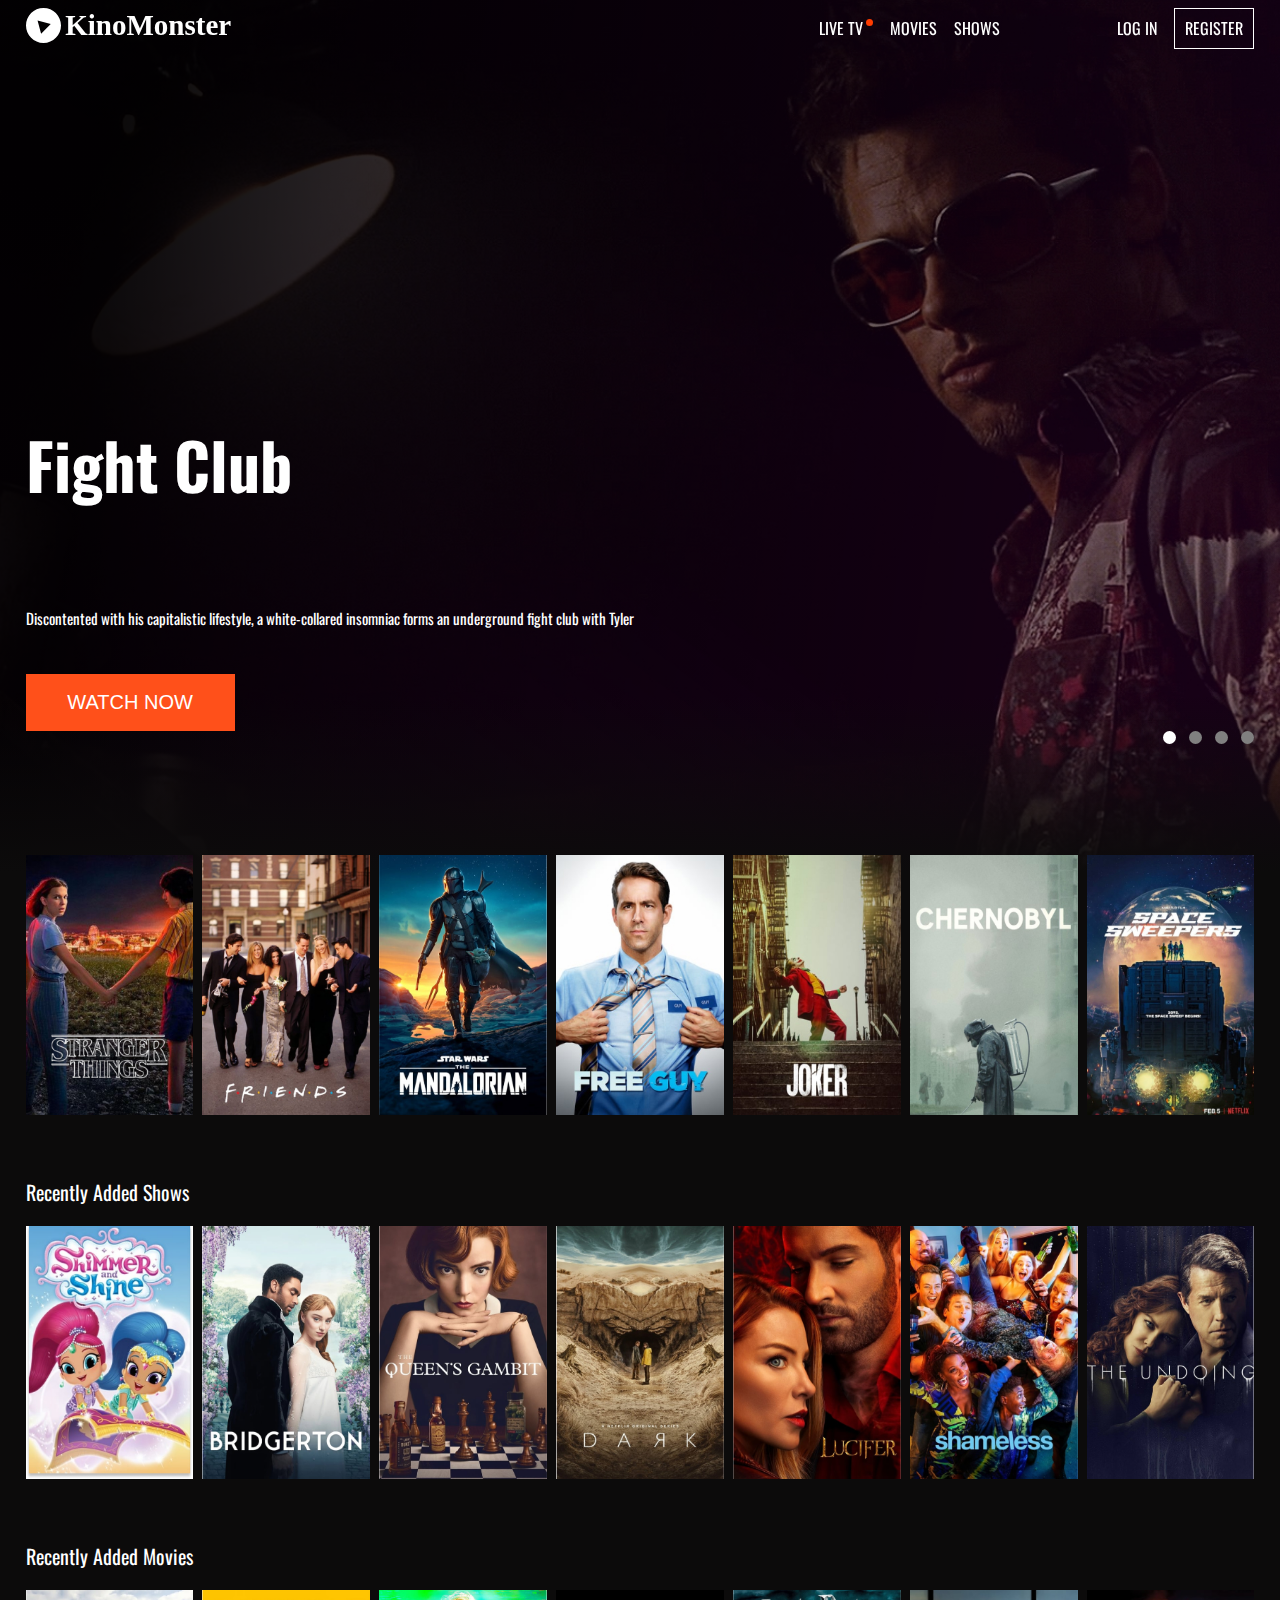
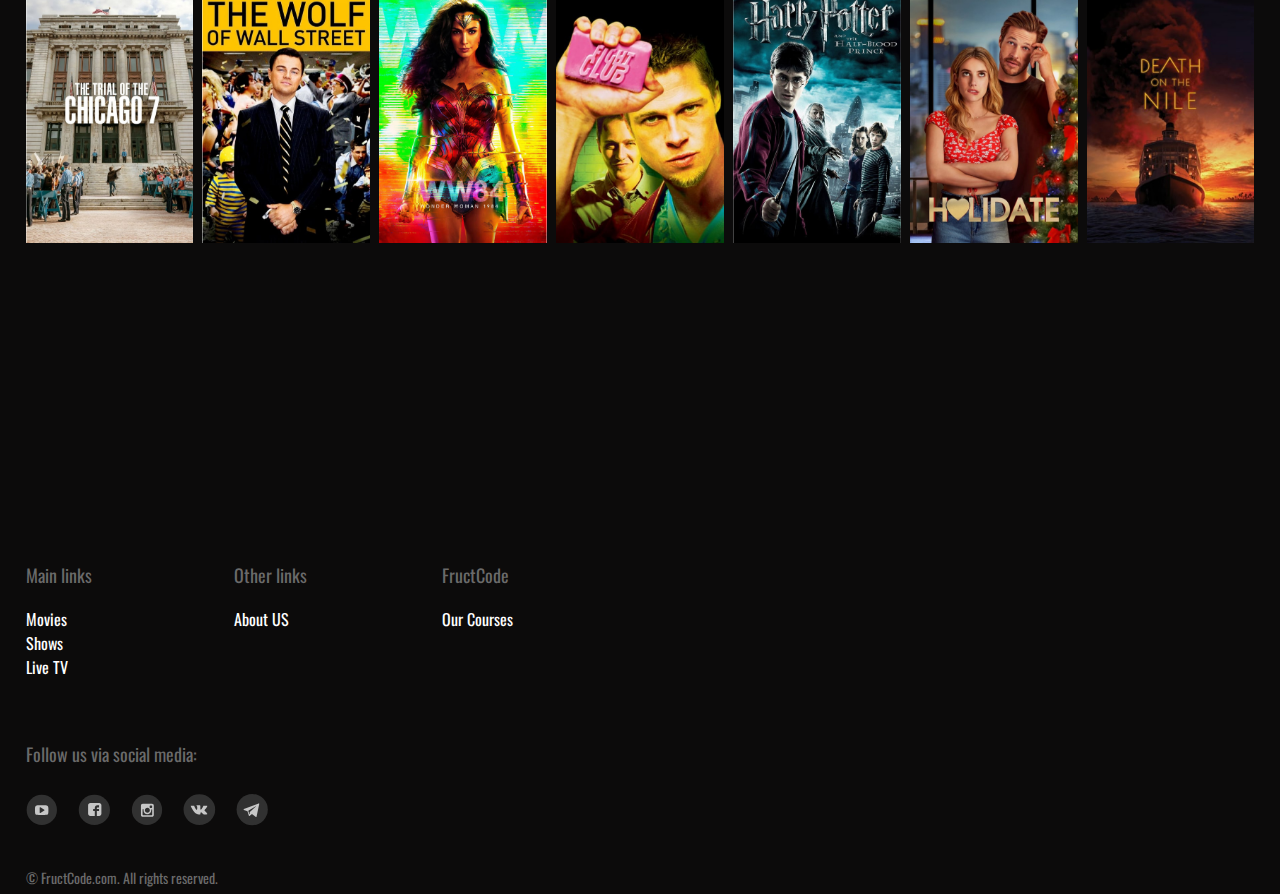
<file: index.html>
<!DOCTYPE html>
<html lang="en">
    <head>
        <meta charset="UTF-8" />
        <meta http-equiv="X-UA-Compatible" content="IE=edge" />
        <meta name="viewport" content="width=device-width, initial-scale=1.0" />
        <link rel="stylesheet" href="style.css" />
        <link rel="stylesheet" href="media.css" />
        <title>KinoMonster.com</title>
    </head>
    <body>
        <header>
            <nav class="header-nav nav-desktop">
                <div class="header-nav-elems default-container">
                    <ul>
                        <li>
                            <a href="#" class="logo">
                                <img src="img/Logo.svg" alt="logo" />
                            </a>
                        </li>
                    </ul>
                    <ul class="second-menu">
                        <li><a href="#">LIVE TV</a></li>
                        <li><a href="#">MOVIES</a></li>
                        <li><a href="#">SHOWS</a></li>
                        <li><a href="#">LOG IN</a></li>
                        <li><a href="#">REGISTER</a></li>
                    </ul>
                </div>
            </nav>

            <!-- MOBILE_MENU -->

            <nav class="nav-mobile">
                <div class="header-nav-elems-mobile">
                    <ul>
                        <li class="mobile-btn">
                            <img src="MenuIcon.svg" alt="menu" />
                        </li>
                        <li>
                            <a href="#" class="logo">
                                <img src="img/Logo.svg" alt="logo" />
                            </a>
                        </li>
                    </ul>
                    <ul class="second-menu-mobile">
                        <li><a href="#">LIVE TV</a></li>
                        <li><a href="#">MOVIES</a></li>
                        <li><a href="#">SHOWS</a></li>
                        <li><a href="#">LOG IN</a></li>
                        <li><a href="#">REGISTER</a></li>
                    </ul>
                </div>
            </nav>
        </header>

        <main>
            <section>
                <ul class="hero">
                    <li>
                        <img
                            class="main-sl-img"
                            src="fight-club-hero-fructcode.jpg"
                            alt="img"
                        />
                        <div class="default-container">
                            <div class="hero-movie">
                                <p>Fight Club</p>
                                <p>
                                    Discontented with his capitalistic
                                    lifestyle, a white-collared insomniac forms
                                    an underground fight club with Tyler
                                </p>
                                <button>WATCH NOW</button>
                            </div>
                        </div>
                    </li>
                    <li>
                        <img class="main-sl-img" src="joker.jpg" alt="img" />
                        <div class="default-container">
                            <div class="hero-movie">
                                <p>Joker</p>
                                <p>
                                    Discontented with his capitalistic
                                    lifestyle, a white-collared insomniac forms
                                    an underground fight club with Tyler
                                </p>
                                <button onclick="location.href='movie.html'">
                                    WATCH NOW
                                </button>
                            </div>
                        </div>
                    </li>
                    <li>
                        <img
                            class="main-sl-img"
                            src="no-country-for-old-men.jpg"
                            alt="img"
                        />
                        <div class="default-container">
                            <div class="hero-movie">
                                <p>No Country For Old Men</p>
                                <p>
                                    Discontented with his capitalistic
                                    lifestyle, a white-collared insomniac forms
                                    an underground fight club with Tyler
                                </p>
                                <button>WATCH NOW</button>
                            </div>
                        </div>
                    </li>
                    <li>
                        <img
                            class="main-sl-img"
                            src="bladerunner.jpg"
                            alt="img"
                        />
                        <div class="default-container">
                            <div class="hero-movie">
                                <p>Bladerunner</p>
                                <p>
                                    Discontented with his capitalistic
                                    lifestyle, a white-collared insomniac forms
                                    an underground fight club with Tyler
                                </p>
                                <button>WATCH NOW</button>
                            </div>
                        </div>
                    </li>
                </ul>

                <div class="default-container">
                    <div class="next-main-slider-dots">
                        <span class="activ"></span>
                        <span></span>
                        <span></span>
                        <span></span>
                    </div>
                </div>
                <div class="fader-bg">
                    <div class="fader-gradient-0"></div>
                    <div class="fader-gradient-1"></div>
                </div>
            </section>
            <section class="default-container">
                <p class="lbl-p">Popular Shows And Movies</p>
                <div class="posters">
                    <div class="poster">
                        <img
                            src="img/movies/stranger-things.jpg"
                            alt="poster"
                        />
                    </div>
                    <div class="poster">
                        <img src="img/movies/friends.jpg" alt="poster" />
                    </div>
                    <div class="poster">
                        <img src="img/movies/mand.jpg" alt="poster" />
                    </div>
                    <div class="poster">
                        <img src="img/movies/free-guy.jpg" alt="poster" />
                    </div>
                    <div class="poster">
                        <a href="movie.html"
                            ><img src="img/movies/joker.jpg" alt="poster"
                        /></a>
                    </div>
                    <div class="poster">
                        <img src="img/movies/chernobyl.jpg" alt="poster" />
                    </div>
                    <div class="poster">
                        <img src="img/movies/space-sweepers.jpg" alt="poster" />
                    </div>
                </div>
            </section>
            <section class="default-container">
                <p class="lbl-p">Recently Added Shows</p>
                <div class="posters">
                    <div class="poster">
                        <img src="img/movies/shimmer.jpg" alt="poster" />
                    </div>
                    <div class="poster">
                        <img src="img/movies/bridgerton.jpg" alt="poster" />
                    </div>
                    <div class="poster">
                        <img src="img/movies/queens-gambit.jpg" alt="poster" />
                    </div>
                    <div class="poster">
                        <img src="img/movies/dark.jpg" alt="poster" />
                    </div>
                    <div class="poster">
                        <img src="img/movies/lucifer.jpg" alt="poster" />
                    </div>
                    <div class="poster">
                        <img src="img/movies/shameless.jpg" alt="poster" />
                    </div>
                    <div class="poster">
                        <img src="img/movies/the-undoing.jpg" alt="poster" />
                    </div>
                </div>
            </section>
            <section class="default-container">
                <p class="lbl-p">Recently Added Movies</p>
                <div class="posters">
                    <div class="poster">
                        <img
                            src="img/movies/the-trial-of-chicago.jpg"
                            alt="poster"
                        />
                    </div>
                    <div class="poster">
                        <img
                            src="img/movies/the-wolf-of-wall-street.jpg"
                            alt="poster"
                        />
                    </div>
                    <div class="poster">
                        <img src="img/movies/ww-84.jpg" alt="poster" />
                    </div>
                    <div class="poster">
                        <img src="img/movies/fight-club.jpg" alt="poster" />
                    </div>
                    <div class="poster">
                        <img src="img/movies/harry-potter.jpg" alt="poster" />
                    </div>
                    <div class="poster">
                        <img src="img/movies/holidate.jpg" alt="poster" />
                    </div>
                    <div class="poster">
                        <img
                            src="img/movies/death-on-the-nile.jpg"
                            alt="poster"
                        />
                    </div>
                </div>
            </section>
        </main>
        <footer>
            <div class="footer-wrapper default-container">
                <div class="f-item">
                    <p>Main links</p>
                    <ul>
                        <li>Movies</li>
                        <li>Shows</li>
                        <li>Live TV</li>
                    </ul>
                </div>
                <div class="f-item">
                    <p>Other links</p>
                    <ul>
                        <li>About US</li>
                    </ul>
                </div>
                <div class="f-item">
                    <p>FructCode</p>
                    <ul>
                        <li>Our Courses</li>
                    </ul>
                </div>
            </div>
            <div class="footer-social default-container">
                <p>Follow us via social media:</p>
                <a href="#">
                    <img src="img/youtube.svg" alt="" />
                </a>
                <a href="#">
                    <img src="img/facebook.svg" alt="" />
                </a>
                <a href="#">
                    <img src="img/instagramm.svg" alt="" />
                </a>
                <a href="#">
                    <img src="img/vk.svg" alt="" />
                </a>
                <a href="#">
                    <img src="img/telegramm.svg" alt="" />
                </a>
            </div>

            <div class="footer-copy-text">
                <div class="default-container">
                    © FructCode.com. All rights reserved.
                </div>
            </div>
        </footer>
        <script src="app.js"></script>
    </body>
</html>
</file>
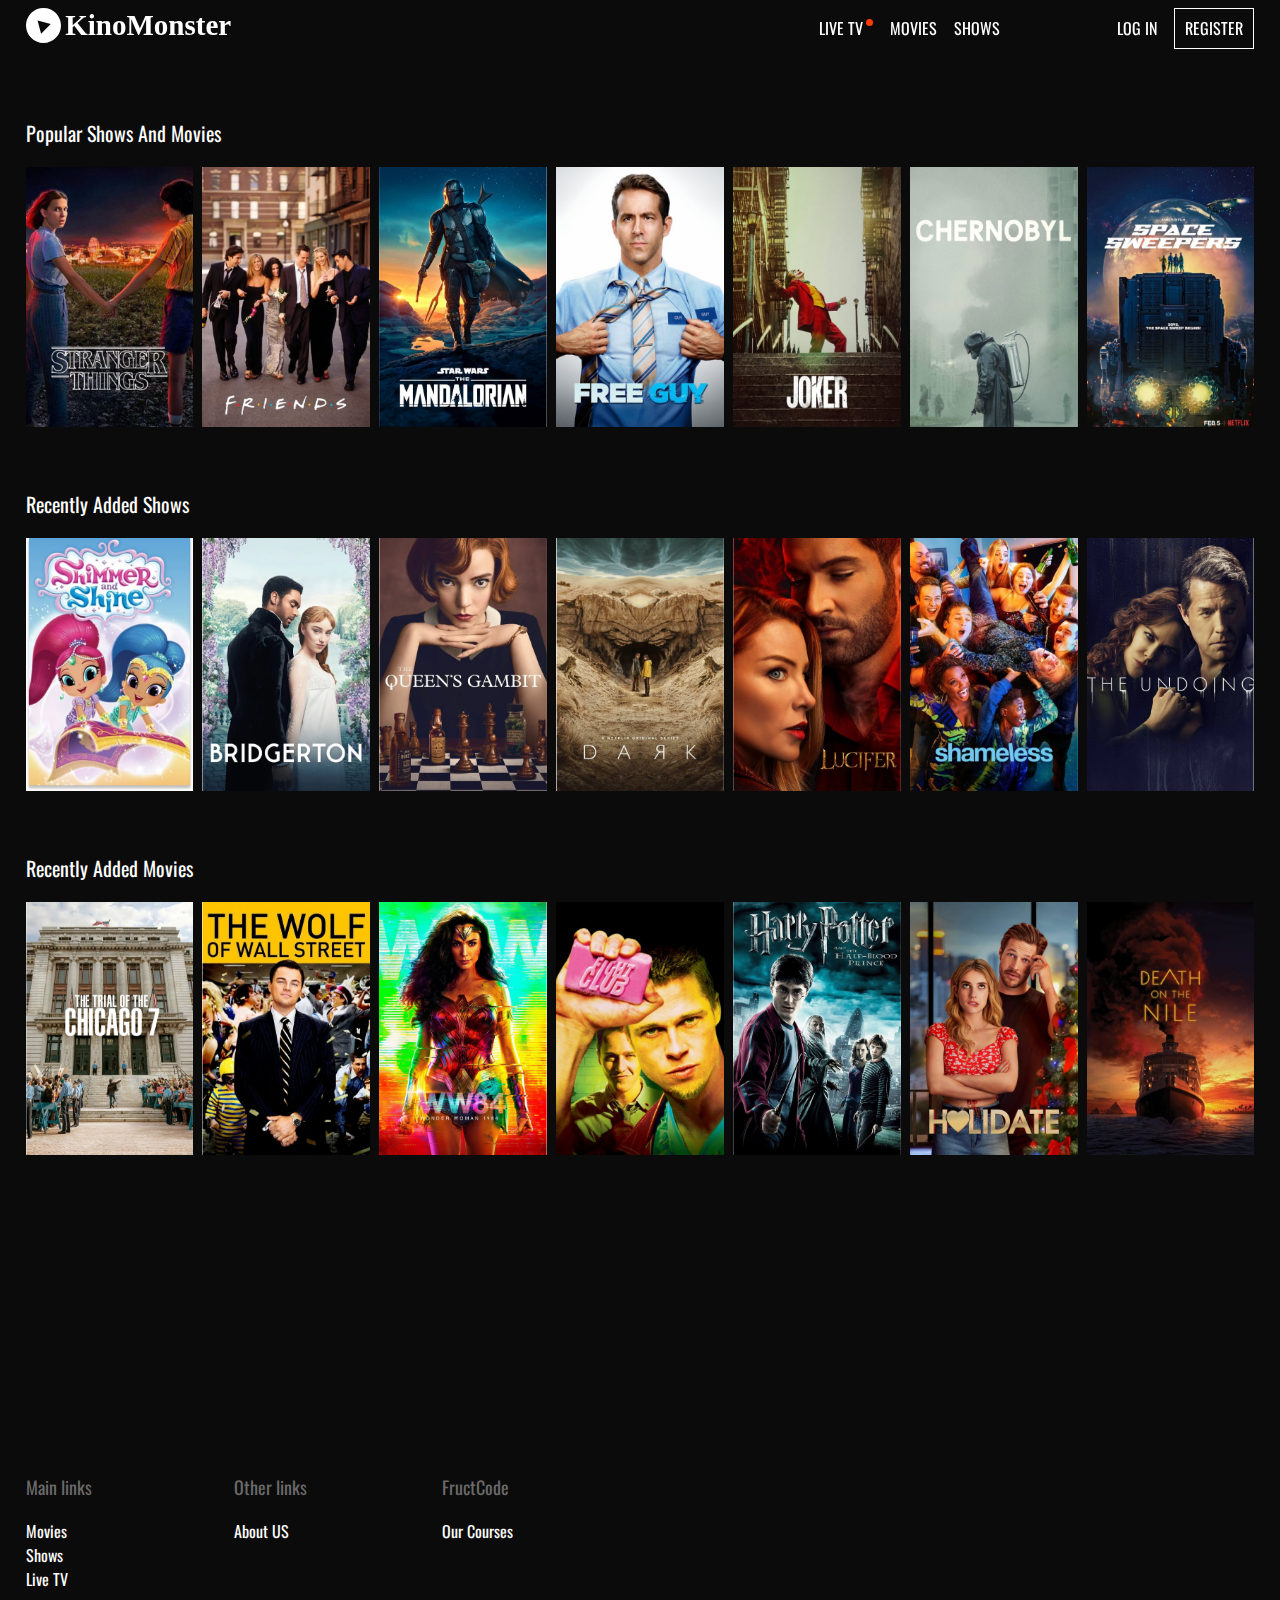
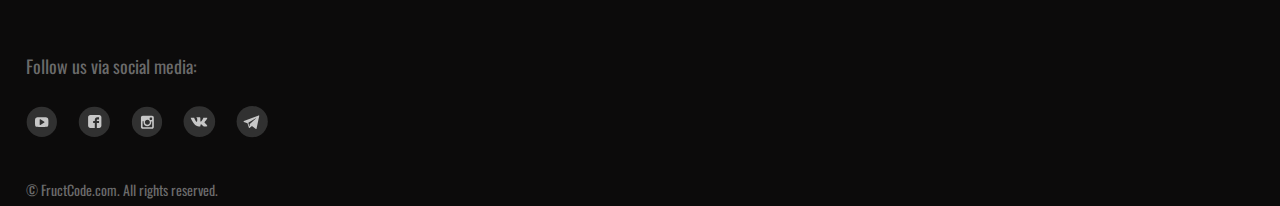
<file: movie.html>
<!DOCTYPE html>
<html lang="en">
    <head>
        <meta charset="UTF-8" />
        <meta http-equiv="X-UA-Compatible" content="IE=edge" />
        <meta name="viewport" content="width=device-width, initial-scale=1.0" />
        <link rel="stylesheet" href="style.css" />
        <link rel="stylesheet" href="media.css" />
        <title>KinoMonster.com</title>
    </head>
    <body>
        <header>
            <nav class="header-nav nav-desktop">
                <div class="header-nav-elems default-container">
                    <ul>
                        <li>
                            <a href="#" class="logo">
                                <img src="img/Logo.svg" alt="logo" />
                            </a>
                        </li>
                    </ul>
                    <ul class="second-menu">
                        <li><a href="#">LIVE TV</a></li>
                        <li><a href="#">MOVIES</a></li>
                        <li><a href="#">SHOWS</a></li>
                        <li><a href="#">LOG IN</a></li>
                        <li><a href="#">REGISTER</a></li>
                    </ul>
                </div>
            </nav>

            <!-- MOBILE_MENU -->

            <nav class="nav-mobile">
                <div class="header-nav-elems-mobile">
                    <ul>
                        <li class="mobile-btn">
                            <img src="MenuIcon.svg" alt="menu" />
                        </li>
                        <li>
                            <a href="#" class="logo">
                                <img src="img/Logo.svg" alt="logo" />
                            </a>
                        </li>
                    </ul>
                    <ul class="second-menu-mobile">
                        <li><a href="#">LIVE TV</a></li>
                        <li><a href="#">MOVIES</a></li>
                        <li><a href="#">SHOWS</a></li>
                        <li><a href="#">LOG IN</a></li>
                        <li><a href="#">REGISTER</a></li>
                    </ul>
                </div>
            </nav>
        </header>

        <main>
            <section class="default-container">
                <p class="lbl-p">Popular Shows And Movies</p>
                <div class="posters">
                    <div class="poster">
                        <img
                            src="img/movies/stranger-things.jpg"
                            alt="poster"
                        />
                    </div>
                    <div class="poster">
                        <img src="img/movies/friends.jpg" alt="poster" />
                    </div>
                    <div class="poster">
                        <img src="img/movies/mand.jpg" alt="poster" />
                    </div>
                    <div class="poster">
                        <img src="img/movies/free-guy.jpg" alt="poster" />
                    </div>
                    <div class="poster">
                        <img src="img/movies/joker.jpg" alt="poster" />
                    </div>
                    <div class="poster">
                        <img src="img/movies/chernobyl.jpg" alt="poster" />
                    </div>
                    <div class="poster">
                        <img src="img/movies/space-sweepers.jpg" alt="poster" />
                    </div>
                </div>
            </section>
            <section class="default-container">
                <p class="lbl-p">Recently Added Shows</p>
                <div class="posters">
                    <div class="poster">
                        <img src="img/movies/shimmer.jpg" alt="poster" />
                    </div>
                    <div class="poster">
                        <img src="img/movies/bridgerton.jpg" alt="poster" />
                    </div>
                    <div class="poster">
                        <img src="img/movies/queens-gambit.jpg" alt="poster" />
                    </div>
                    <div class="poster">
                        <img src="img/movies/dark.jpg" alt="poster" />
                    </div>
                    <div class="poster">
                        <img src="img/movies/lucifer.jpg" alt="poster" />
                    </div>
                    <div class="poster">
                        <img src="img/movies/shameless.jpg" alt="poster" />
                    </div>
                    <div class="poster">
                        <img src="img/movies/the-undoing.jpg" alt="poster" />
                    </div>
                </div>
            </section>
            <section class="default-container">
                <p class="lbl-p">Recently Added Movies</p>
                <div class="posters">
                    <div class="poster">
                        <img
                            src="img/movies/the-trial-of-chicago.jpg"
                            alt="poster"
                        />
                    </div>
                    <div class="poster">
                        <img
                            src="img/movies/the-wolf-of-wall-street.jpg"
                            alt="poster"
                        />
                    </div>
                    <div class="poster">
                        <img src="img/movies/ww-84.jpg" alt="poster" />
                    </div>
                    <div class="poster">
                        <img src="img/movies/fight-club.jpg" alt="poster" />
                    </div>
                    <div class="poster">
                        <img src="img/movies/harry-potter.jpg" alt="poster" />
                    </div>
                    <div class="poster">
                        <img src="img/movies/holidate.jpg" alt="poster" />
                    </div>
                    <div class="poster">
                        <img
                            src="img/movies/death-on-the-nile.jpg"
                            alt="poster"
                        />
                    </div>
                </div>
            </section>
        </main>
        <footer>
            <div class="footer-wrapper default-container">
                <div class="f-item">
                    <p>Main links</p>
                    <ul>
                        <li>Movies</li>
                        <li>Shows</li>
                        <li>Live TV</li>
                    </ul>
                </div>
                <div class="f-item">
                    <p>Other links</p>
                    <ul>
                        <li>About US</li>
                    </ul>
                </div>
                <div class="f-item">
                    <p>FructCode</p>
                    <ul>
                        <li>Our Courses</li>
                    </ul>
                </div>
            </div>
            <div class="footer-social default-container">
                <p>Follow us via social media:</p>
                <a href="#">
                    <img src="img/youtube.svg" alt="" />
                </a>
                <a href="#">
                    <img src="img/facebook.svg" alt="" />
                </a>
                <a href="#">
                    <img src="img/instagramm.svg" alt="" />
                </a>
                <a href="#">
                    <img src="img/vk.svg" alt="" />
                </a>
                <a href="#">
                    <img src="img/telegramm.svg" alt="" />
                </a>
            </div>

            <div class="footer-copy-text">
                <div class="default-container">
                    © FructCode.com. All rights reserved.
                </div>
            </div>
        </footer>
        <script src="app.js"></script>
    </body>
</html>
</file>
<file: style.css>
@import url("https://fonts.googleapis.com/css2?family=Oswald:wght@200;300;400;500;600;700&display=swap");

* {
    margin: 0;
    padding: 0;
    box-sizing: border-box;
}

body {
    font-family: "Oswald", sans-serif;
    background-color: #0c0b0b;
    color: #fff;
    overflow-x: hidden;
}

ul {
    list-style: none;
    padding: 0;
    margin: 0;
}

a {
    color: #fff;
    text-decoration: none;
}

img {
    width: 100%;
    height: 100%;
}
.default-container {
    max-width: 1716px;
    margin: auto;
}

header {
    position: sticky;
    top: 0;
    z-index: 3;
}

header .header-nav {
    display: flex;
    height: 56px;
    padding-top: 5px;
}

header .header-nav ul {
    display: flex;
    align-items: center;
    position: relative;
}

.header-nav-elems {
    display: flex;
    width: 100%;
    justify-content: space-between;
}

ul.second-menu > li > a {
    padding: 0 0 0 17px;
}

ul.second-menu > li > a:hover {
    color: #ff3c00;
}

ul.second-menu > li:last-child {
    margin-left: 17px;
}

ul.second-menu > li:last-child > a {
    border: solid 1px #fff;
    width: 80px;
    height: 41px;
    display: flex;
    align-items: center;
    justify-content: center;
    padding: 0;
}

ul.second-menu > li:last-child > a:hover {
    background-color: #ff3c00;
    color: #fff;
}

ul.second-menu > li:nth-last-child(2) > a {
    margin-left: 100px;
}

ul.second-menu > li:first-child > a::after {
    content: "";
    position: absolute;
    width: 7px;
    height: 7px;
    background-color: #ff3c00;
    border-radius: 50%;
    left: 64px;
    top: 14px;
}

ul.second-menu > li:first-child > a {
    margin-right: 10px;
}

.main-sl-img {
    position: absolute;
    top: 0;
    object-fit: cover;
    object-position: top;
}

.hero-movie {
    height: 75vh;
    position: relative;
    display: flex;
    flex-direction: column;
    justify-content: flex-end;
    z-index: 1;
}
.hero-movie p:first-child {
    font-size: 64px;
    font-weight: bold;
    padding-bottom: 15px;
}

.hero-movie p:nth-child(2) {
    font-size: 15px;
    padding-bottom: 26px;
}

.next-main-slider-dots {
    display: flex;
    justify-content: flex-end;
    cursor: pointer;
}

.next-main-slider-dots > span {
    width: 13px;
    height: 13px;
    background-color: #808080;
    z-index: 1;
    margin: 0 0 0 13px;
    border-radius: 50%;
}

.next-main-slider-dots > span.activ {
    background-color: rgb(255, 255, 255);
}

.fader-bg {
    position: absolute;
    top: 0;
    width: 100%;
    height: 100%;
}
.fader-bg .fader-gradient-0 {
    width: 100%;
    height: 100%;
    background: linear-gradient(
        180deg,
        rgba(0, 0, 0, 0.01) 77.36%,
        rgba(0, 0, 0, 0.01) 77.36%,
        #0c0b0b 96.82%
    );
    position: absolute;
}

.fader-bg .fader-gradient-1 {
    width: 100%;
    height: 100%;
    background: linear-gradient(
        277.92deg,
        rgba(0, 0, 0, 0.349) 7.66%,
        rgba(0, 0, 0, 0.945) 89.67%
    );
}

button {
    width: 209px;
    height: 57px;
    font-size: 20px;
    background-color: #ff501a;
    color: #fff;
    border: solid 0px;
    cursor: pointer;
    transition: 250ms all;
}

button:hover {
    opacity: 0.7;
    transform: scale(1.1);
}

.lbl-p {
    font-size: 20px;
}

.default-container p {
    margin-top: 62px;
    margin-bottom: 19px;
}

.posters {
    display: grid;
    grid-template-columns: repeat(auto-fill, minmax(237px, 1fr));
    gap: 9px;
}

.poster {
    background: green;
    min-width: 237px;
    min-height: 350px;
    position: relative;
    transition: 250ms all;
}

.poster:hover {
    cursor: pointer;
    transform: scale(1.1);
}

.poster:hover a::after {
    content: "";
    position: absolute;
    width: 100%;
    height: 100%;
    background-image: url(icon-play.svg);
    background-repeat: no-repeat;
    background-position: center;
    right: 0;
    left: 0;
    top: 0;
    bottom: 0;
}

footer {
    margin-top: 257px;
}
.footer-wrapper {
    display: grid;
    grid-template-columns: repeat(auto-fill, minmax(181px, 1fr));
    grid-auto-rows: auto;
    gap: 20px;
}

.f-item p {
    color: #6a6a6a;
    font-size: 18px;
}
.footer-social {
    margin-top: 42px;
}
.footer-social p {
    color: #6a6a6a;
    font-size: 18px;
}

.footer-social a img {
    width: 32.57px;
    height: 32.2px;
    margin-top: 8px;
    margin-right: 16px;
}

.footer-copy-text {
    font-size: 14px;
    color: #6a6a6a;
    padding: 36px 0 6px 0;
}
</file>
<file: media.css>
/* МЕНЮ */
nav.nav-desktop {
    display: none;
}

nav.nav-mobile {
    display: none;
}

@media (min-width: 1200px) {
    nav.nav-desktop {
        display: block;
    }
}

@media (max-width: 1199px) {
    nav.nav-mobile {
        display: block;
    }
}

.header-nav-elems-mobile ul:first-child {
    display: flex;
    justify-content: space-between;
    padding: 0.5rem;
}

.header-nav-elems-mobile ul:last-child {
    background-color: #434343;
    text-align: center;
    padding: 32px;
}
.second-menu-mobile li {
    padding-bottom: 19px;
}
.nav-mobile {
    background-color: #222222;
}

.mobile-btn {
    cursor: pointer;
}

.second-menu-mobile {
    display: none;
    position: absolute;
    width: 100%;
}
/* ПОСТЕРЫ */

.posters {
    grid-template-columns: repeat(auto-fit, minmax(130px, 1fr));
}
.poster {
    min-width: auto;
    min-height: auto;
}
@media (max-width: 900px) {
    footer {
        text-align: center;
    }
}

@media (max-width: 1723px) {
    .default-container {
        padding: 0 2% 0 2%;
    }
}

@media (max-width: 600px) {
    .default-container {
        text-align: center;
    }
    button {
        margin: 0 auto;
    }
    .next-main-slider-dots {
        justify-content: center;

        margin-top: 100px;
    }
}
</file>
